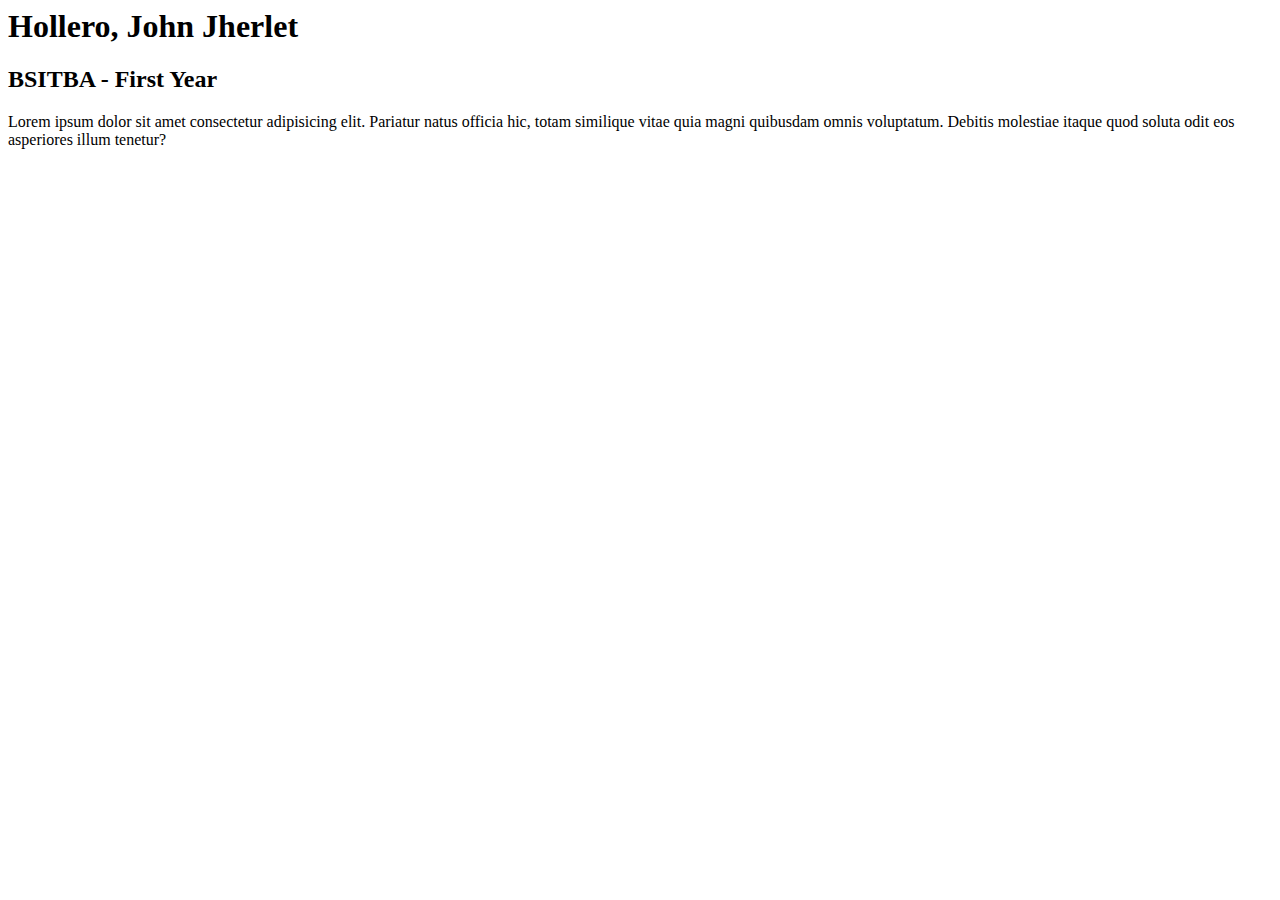
<file: index.html>
<html lang="en">
<head>
    <meta charset="UTF-8">
    <meta name="viewport" content="width=device-width, initial-scale=1.0">
    <title>IT0043 - TB02</title>
</head>
<body>
    <h1>Hollero, John Jherlet</h1>
    <h2>BSITBA - First Year</h2>
    <p>Lorem ipsum dolor sit amet consectetur adipisicing elit. Pariatur natus officia hic, totam similique vitae quia magni quibusdam omnis voluptatum. Debitis molestiae itaque quod soluta odit eos asperiores illum tenetur?</p>
</body>
</html>
</file>
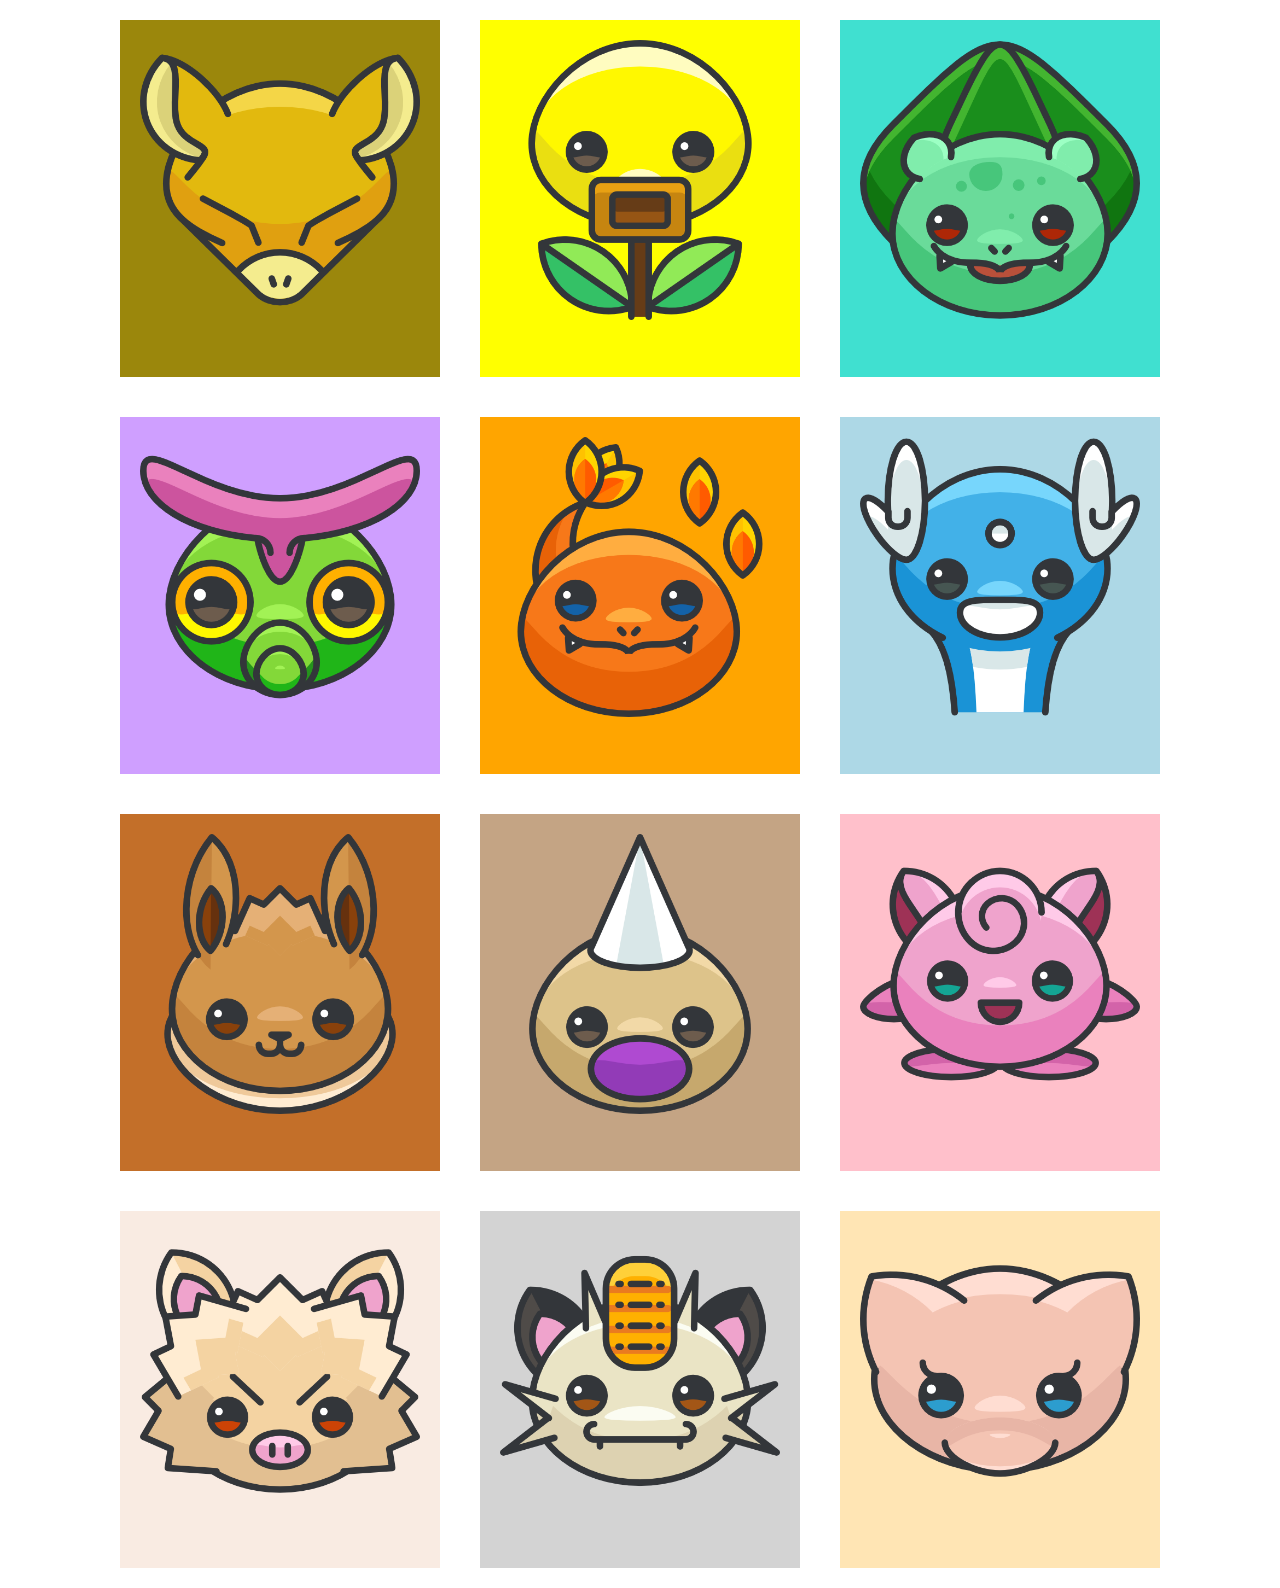
<file: hollero_mpe.html>
<html lang="en">
<head>
    <meta charset="UTF-8">
    <meta name="viewport" content="width=device-width, initial-scale=1.0">
    <title>Hollero-MPE</title>
    <link rel="stylesheet" href="hollero_mpe.css" />
</head>
<body>
    <div class="container">
        
        <div class="card-1">
         <img src="abra.png" alt="">
         <img class="pokeball" src="the-pokeball.png">
         <h1>Abra</h1>

        </div>
        <div class="card-2">
            <img src="bellsprout.png" alt="">
            <img class="pokeball" src="the-pokeball.png">
            <h1>Bellsprout</h1>
        </div>
        <div class="card-3">
            <img src="bullbasaur.png" alt="">
            <img class="pokeball" src="the-pokeball.png">
            <h1>Bullbasaur</h1>
        </div>
        <div class="card-4">
            <img src="caterpie.png" alt="">
            <img class="pokeball" src="the-pokeball.png">
            <h1>Caterpie</h1>
        </div>
        <div class="card-5">
            <img src="charmander1.png" alt="">
            <img class="pokeball" src="the-pokeball.png">
            <h1>Charmander</h1>
        </div>
        <div class="card-6">
            <img src="dratini.png" alt="">
            <img class="pokeball" src="the-pokeball.png">
            <h1>Dratini</h1>
        </div>
        <div class="card-7">
            <img src="eevee.png" alt="">
            <img class="pokeball" src="the-pokeball.png">
            <h1>Eevee</h1>
        </div>
        <div class="card-8">
            <img src="weedle.png" alt="">
            <img class="pokeball" src="the-pokeball.png">
            <h1>Weedle</h1>
        </div>
        <div class="card-9">
            <img src="jigglypuff.png" alt="">
            <img class="pokeball" src="the-pokeball.png">
            <h1>Jigglypuff</h1>
        </div>
        <div class="card-10">
            <img src="mankey.png" alt="">
            <img class="pokeball" src="the-pokeball.png">
            <h1>Mankey</h1>
        </div>
        <div class="card-11">
            <img src="meowth.png" alt="">
            <img class="pokeball" src="the-pokeball.png">
            <h1>Meowth</h1>
        </div>
        <div class="card-12">
            <img src="mew.png" alt="">
            <img class="pokeball" src="the-pokeball.png">
            <h1>Mew</h1>
        </div>
        

    </div>
</body>
</html>
</file>
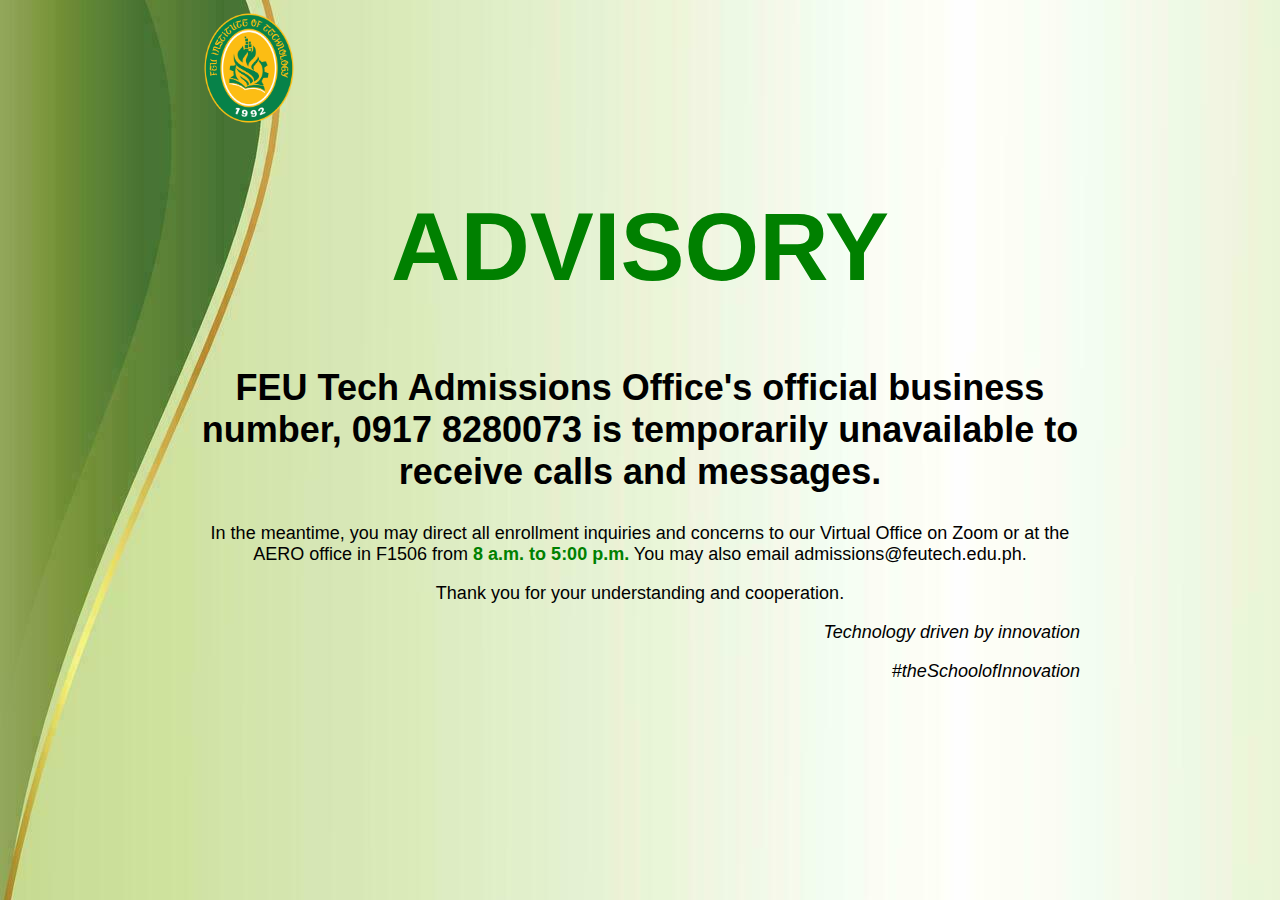
<file: hollero_tsa2.html>
<html lang="en">
<head>
    <meta charset="UTF-8">
    <meta name="viewport" content="width=device-width, initial-scale=1.0">
    <title>hollero_tsa2</title>
</head>
<body background="./background.jpg" marginwidth="200px" >
 <img src="FEU_Tech_official_seal.png"
 alt="FEU_Tech_official_seal"  
 height="120px"
 /> 

 <font face="Arial">

<center>

<font color ="green" size="7"><h1>ADVISORY</h1></font>

<font size ="5">

    <h2> FEU Tech Admissions Office's official business number, 0917 8280073 is temporarily unavailable to receive calls and messages.</h2>
</font>

<font size ="4">
<p>
    In the meantime, you may direct all enrollment inquiries and concerns to our Virtual Office on Zoom or at the AERO office in F1506 from <font color="green"> <strong>8 a.m. to 5:00 p.m.</strong> </font> You may also email admissions@feutech.edu.ph. 
</p>
<p>Thank you for your understanding and cooperation.</p>

<p align ="right"><i>Technology driven by innovation</i></p>
<p align ="right"><i>#theSchoolofInnovation</i></p>
</font>

</center>
 </font>
</body>
</html>
</file>
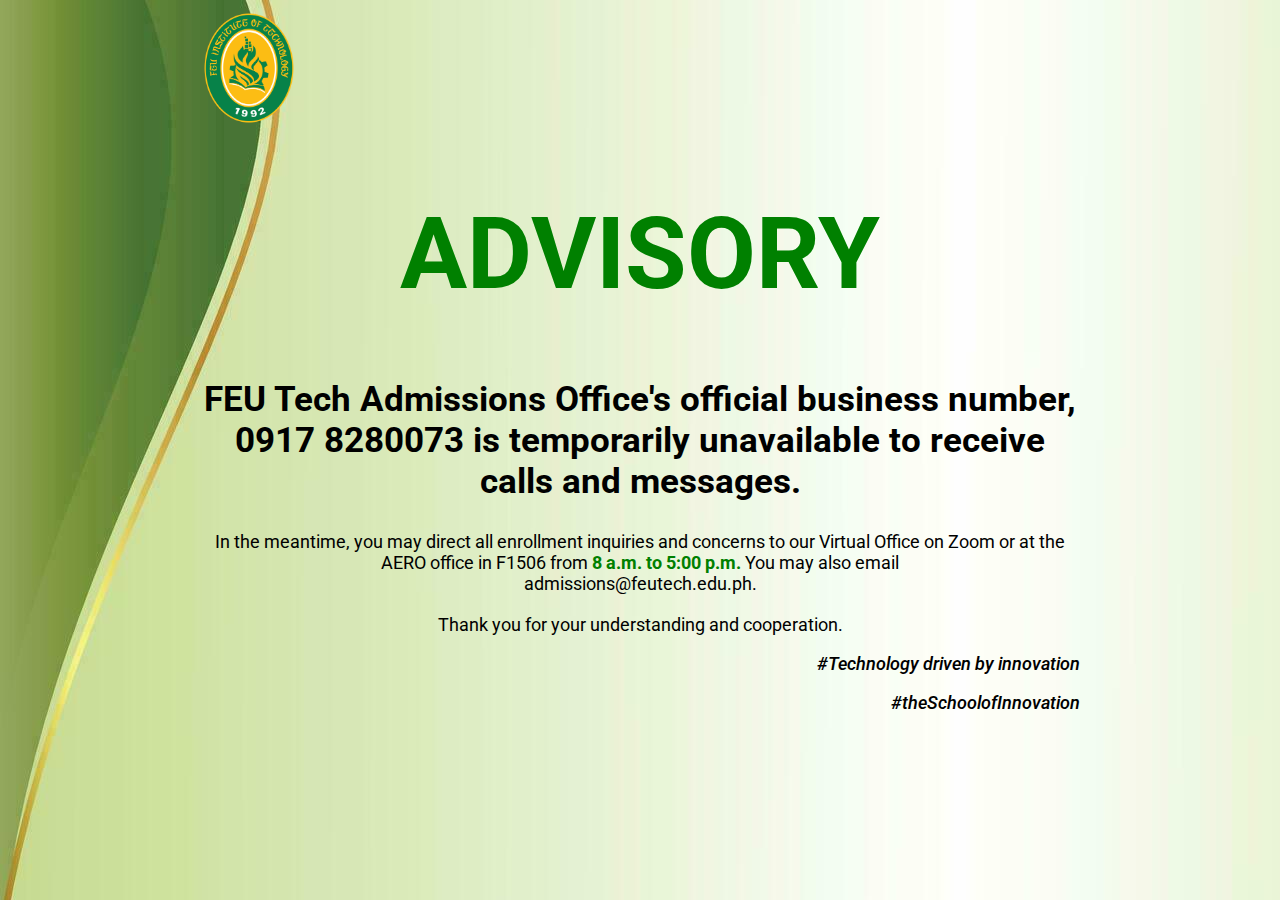
<file: hollero_tsa4.html>
<html lang="en">
<head>
    <meta charset="UTF-8">
    <meta name="viewport" content="width=device-width, initial-scale=1.0">
    <title>hollero_tsa4</title>
    <link rel="stylesheet" href="hollero_tsa4.css">
</head>
<body>
 <img class="logo" src="FEU_Tech_official_seal.png" /> 

<h1>ADVISORY</h1>

    <h2> FEU Tech Admissions Office's official business number, 0917 8280073 is temporarily unavailable to receive calls and messages.</h2>

<p class="p1">
    In the meantime, you may direct all enrollment inquiries and concerns to our Virtual Office on Zoom or at the AERO office in F1506 from <span class="time"> 
    8 a.m. to 5:00 p.m.</span> You may also email <span class="admission">admissions@feutech.edu.ph.</span> Thank you for your understanding and cooperation.
</p>

<p class="p2">#Technology driven by innovation</p>
<p class="p3">#theSchoolofInnovation</p>

</body>
</html>
</file>
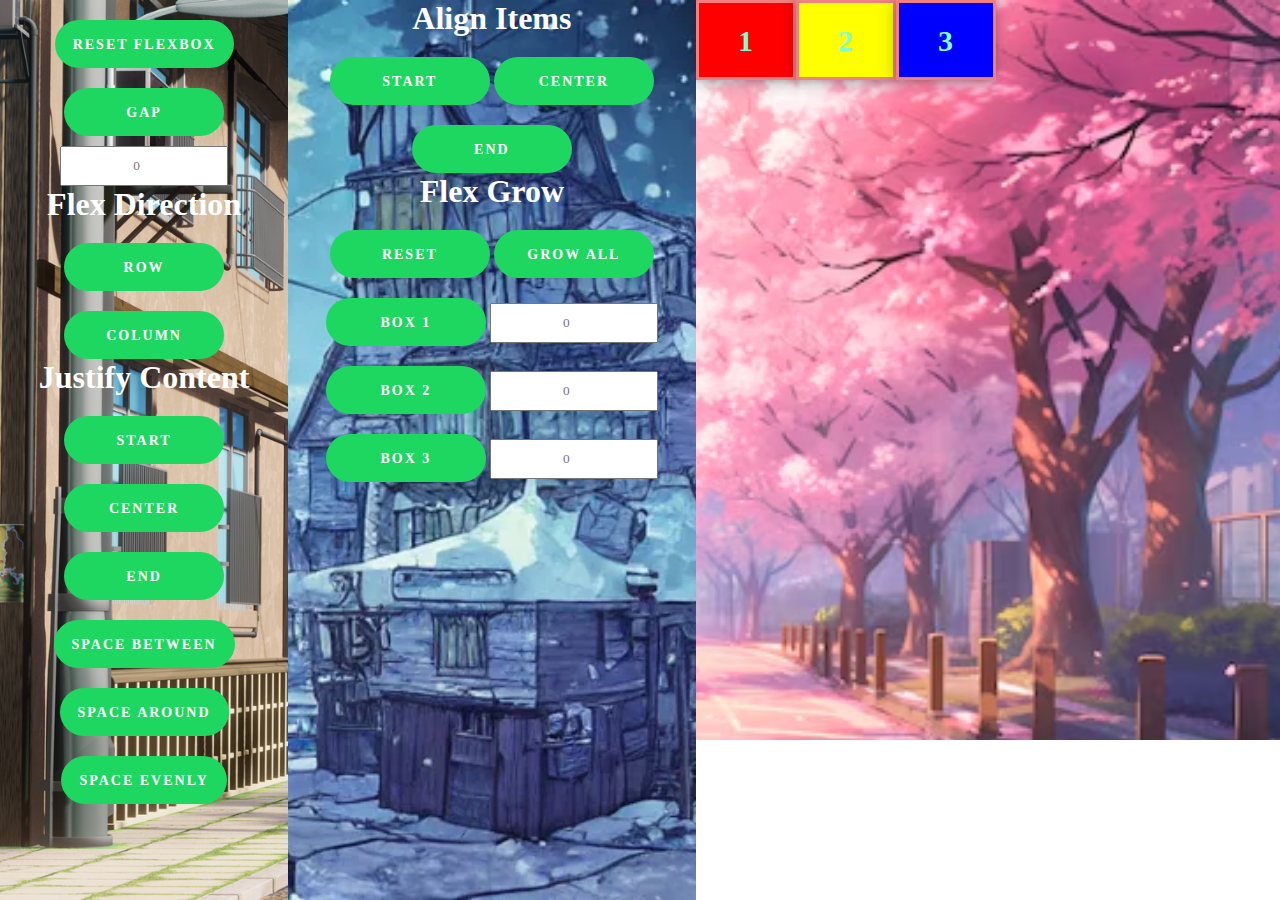
<file: hollero_tsa8.html>
<html lang="en">
<head>
    <meta charset="UTF-8">
    <meta name="viewport" content="width=device-width, initial-scale=1.0">
    <title>Flex Box Generator</title>
    <link rel="stylesheet" href="hollero_tsa8.css">
    <script src="hollero_tsa8.js"></script>
</head>
<body>
    <div class="functions">
     
    <div class="Group1">
    <button class="button" onclick="Reset()">Reset Flexbox</button><br>
    <button class="button" onclick="Gap()">Gap</button>
    <input type="number" id="numberOfGap" name="number" min="0" placeholder="0">

    <h1>Flex Direction</h1>
    <button class="button" onclick="FlexRow()">Row</button>
    <button class="button" onclick="FlexColumn()">Column</button><br>

    <h1>Justify Content</h1>
    <button class="button" onclick="Start()">Start</button>
    <button class="button" onclick="Center()">Center</button><br>
    <button class="button" onclick="End()">End</button>
    <button class="button" onclick="SpaceBetween()">Space Between</button><br>
    <button class="button" onclick="SpaceAround()">Space Around</button>
    <button class="button" onclick="SpaceEvenly()">Space Evenly</button><br>
    </div>
    <div class="Group2">
    <h1>Align Items</h1>
    <button class="button" onclick="AlignStart()">Start</button>
    <button class="button" onclick="AlignCenter()">Center</button>
    <button class="button" onclick="AlignEnd()">End</button>

    <h1>Flex Grow</h1>
    <button class="button" onclick="ResetFlexGrow()">Reset</button>
    <button class="button" onclick="FlexGrowAll()">Grow All</button><br>
    
    <button class="button" onclick="Box1()">Box 1</button>
    <input type="number" id="number1" name="number" min="0" placeholder="0"><br>
    <button class="button" onclick="Box2()">Box 2</button>
    <input type="number" id="number2" name="number" min="0" placeholder="0"><br>
    <button class="button" onclick="Box3()">Box 3</button>
    <input type="number" id="number3" name="number" min="0" placeholder="0">
</div>
<div class="simulation" id="simulation">
<div class="box-1" id="boxone">1</div>
<div class="box-2" id="boxtwo">2</div>
<div class="box-3" id="boxthree">3</div>
</div>


    
</body>
</html>
</file>
<file: hollero_mpe.css>
*{
    margin: 0;
    padding: 0;
    box-sizing: 0;
}
body{
    background-image: url("https://images-wixmp-ed30a86b8c4ca887773594c2.wixmp.com/f/f67167c8-ba7d-4c43-af04-e7d8be418ed2/d1paygs-5ae9ae2d-9f25-4d87-b17a-433c1772886a.jpg?token=eyJ0eXAiOiJKV1QiLCJhbGciOiJIUzI1NiJ9.[base64].pW5eRJzCb8YhSTXpLekdV-1Gb-FFbLhfS9Lnxr5gZEI");
    background-repeat: no-repeat;
    background-size: cover;
    background-position: center;
    background-attachment: fixed;
}
h1{
    visibility: hidden;
}
.container{
    display: flex;
    flex-wrap: wrap;
    justify-content: center;
    
}
img{
    height: 280px;
    width: 280px;
}
.pokeball{
    display: none;
}

.card-1{
 background-color: #9B870C;
 margin: 20px;
 padding: 20px;
}
.card-2{
    background-color: yellow;
    margin: 20px;
    padding: 20px;
}
.card-3{
    background-color: #40E0D0;
    margin: 20px;
    padding: 20px;
}
.card-4{
    background-color: #CF9FFF;
    margin: 20px;
    padding: 20px;
}
.card-5{
    background-color: #FFA500;
    margin: 20px;
    padding: 20px;
}
.card-6{
    background-color: #ADD8E6;
    margin: 20px;
    padding: 20px;
}
.card-7{
    background-color: #C36F29;
    margin: 20px;
    padding: 20px;
}
.card-8{
    background-color: #C4A484;
    margin: 20px;
    padding: 20px;
}
.card-9{
    background-color: #Ffc0cb;
    margin: 20px;
    padding: 20px;
}
.card-10{
    background-color: #F9EBE2;
    margin: 20px;
    padding: 20px;
}
.card-11{
    background-color: #d3d3d3;
    margin: 20px;
    padding: 20px;
}
.card-12{
    background-color: #FFE5B4;
    margin: 20px;
    padding: 20px;
}
@media only screen and (max-width:1100px ){
    
    h1{
        margin-top: 30px;
        display: flex;
        justify-content: center;
        visibility: visible;
        color: white;
        text-shadow: 2px 2px black;
        
    }
    img{
    height: 100px;
    width: 100px;
    display: flex;
}
.pokeball{
    display: flex;
    justify-content:end;
    order: 3;
    
}
    
    .card-1{
        display: flex;
        background-color: #9B870C;
        margin: 20px;
        padding: 20px;
        height: 100px;
        width: 100%;
        justify-content: space-between;
       }
       .card-1:hover{
        display: flex;
        background-image: url(./background_mpe.png);
        background-position: center;
        background-size: cover;
        margin: 20px;
        padding: 20px;
        height: 100px;
        width: 100%;
        justify-content: space-between;
       }
       .card-2{
           display: flex;
           background-color: yellow;
           margin: 20px;
           padding: 20px;
           height: 100px;
           width: 100%;
           justify-content: space-between;
       }
       .card-2:hover{
        display: flex;
        background-image: url(./background_mpe.png);
        background-position: center;
        background-size: cover;
        margin: 20px;
        padding: 20px;
        height: 100px;
        width: 100%;
        justify-content: space-between;
       }
       .card-3{
           display: flex;
           background-color: #40E0D0;
           margin: 20px;
           padding: 20px;
           height: 100px;
           width: 100%;
           justify-content: space-between;
       }
       .card-3:hover{
        display: flex;
        background-image: url(./background_mpe.png);
        background-position: center;
        background-size: cover;
        margin: 20px;
        padding: 20px;
        height: 100px;
        width: 100%;
        justify-content: space-between;
       }
       .card-4{
           display: flex;
           background-color: #CF9FFF;
           margin: 20px;
           padding: 20px;
           width: 100%;
           justify-content: space-between;
       }
       .card-4:hover{
        display: flex;
        background-image: url(./background_mpe.png);
        background-position: center;
        background-size: cover;
        margin: 20px;
        padding: 20px;
        height: 100px;
        width: 100%;
        justify-content: space-between;
       }
       .card-5{
           display: flex;
           background-color: #FFA500;
           margin: 20px;
           padding: 20px;
           width: 100%;
           justify-content: space-between;
       }
       .card-5:hover{
        display: flex;
        background-image: url(./background_mpe.png);
        background-position: center;
        background-size: cover;
        margin: 20px;
        padding: 20px;
        height: 100px;
        width: 100%;
        justify-content: space-between;
       }
       .card-6{
           display: flex;
           background-color: #ADD8E6;
           margin: 20px;
           padding: 20px;
           width: 100%;
           justify-content: space-between;
       }
       .card-6:hover{
        display: flex;
        background-image: url(./background_mpe.png);
        background-position: center;
        background-size: cover;
        margin: 20px;
        padding: 20px;
        height: 100px;
        width: 100%;
        justify-content: space-between;
       }
       
       .card-7{
           display: flex;
           background-color: #C36F29;
           margin: 20px;
           padding: 20px;
           width: 100%;
           justify-content: space-between;
       }
       .card-7:hover{
        display: flex;
        background-image: url(./background_mpe.png);
        background-position: center;
        background-size: cover;
        margin: 20px;
        padding: 20px;
        height: 100px;
        width: 100%;
        justify-content: space-between;
       }
       .card-8{
           display: flex;
           background-color: #C4A484;
           margin: 20px;
           padding: 20px;
           width: 100%;
           justify-content: space-between;
       }
       .card-8:hover{
        display: flex;
        background-image: url(./background_mpe.png);
        background-position: center;
        background-size: cover;
        margin: 20px;
        padding: 20px;
        height: 100px;
        width: 100%;
        justify-content: space-between;
       }
       .card-9{
           display: flex;
           background-color: #Ffc0cb;
           margin: 20px;
           padding: 20px;
           width: 100%;
           justify-content: space-between;
       }
       .card-9:hover{
        display: flex;
        background-image: url(./background_mpe.png);
        background-position: center;
        background-size: cover;
        margin: 20px;
        padding: 20px;
        height: 100px;
        width: 100%;
        justify-content: space-between;
       }
       .card-10{
           display: flex;
           background-color: #F9EBE2;
           margin: 20px;
           padding: 20px;
           width: 100%;
           justify-content: space-between;
       }
       .card-10:hover{
        display: flex;
        background-image: url(./background_mpe.png);
        background-position: center;
        background-size: cover;
        margin: 20px;
        padding: 20px;
        height: 100px;
        width: 100%;
        justify-content: space-between;
       }
       .card-11{
           display: flex;
           background-color: #d3d3d3;
           margin: 20px;
           padding: 20px;
           width: 100%;
           justify-content: space-between;
       }
       .card-11:hover{
        display: flex;
        background-image: url(./background_mpe.png);
        background-position: center;
        background-size: cover;
        margin: 20px;
        padding: 20px;
        height: 100px;
        width: 100%;
        justify-content: space-between;
       }
       .card-12{
           display: flex;
           background-color: #FFE5B4;
           margin: 20px;
           padding: 20px;
           width: 100%;
           justify-content: space-between;
       }
       .card-12:hover{
        display: flex;
        background-image: url(./background_mpe.png);
        background-position: center;
        background-size: cover;
        margin: 20px;
        padding: 20px;
        height: 100px;
        width: 100%;
        justify-content: space-between;
       }
}
@media only screen and (max-width:500px ){
    .container{
        display: flex;
        justify-content: center;
    }
    
    h1{
        visibility: visible;
        font-family: Arial, Helvetica, sans-serif;
        color: white;
        margin-top: 50px;
        text-shadow: 2px 2px black;
    }
    img{
    height: 300px;
    width: 300px;
    text-align: center;
}
.pokeball{
    display: none;
}

    
    .card-1{
        background-color: #9B870C;
        margin: 15px;
        padding: 20px;
        width: 300px;
        height: 400px;
        flex-wrap: wrap;
        justify-content: center;

       }
       .card-1:hover{
 
        background-image: url(./background_mpe.png);
        background-position: center;
        background-size: cover;
        margin: 15px;
        padding: 20px;
        width: 300px;
        height: 400px;
        flex-wrap: wrap;
        justify-content: center;

       }
       .card-2{
           background-color: yellow;
           margin: 15px;
           padding: 20px;
           width: 300px;
        height: 400px;
        flex-wrap: wrap;
        justify-content: center;

           
       }
       .card-2:hover{
 
        background-image: url(./background_mpe.png);
        background-position: center;
        background-size: cover;
        margin: 15px;
        padding: 20px;
        width: 300px;
        height: 400px;
        flex-wrap: wrap;
        justify-content: center;

       }
       .card-3{
           background-color: #40E0D0;
           margin: 15px;
           padding: 20px;
           width: 300px;
        height: 400px;
        flex-wrap: wrap;
        justify-content: center;

           
       }
       .card-3:hover{
 
        background-image: url(./background_mpe.png);
        background-position: center;
        background-size: cover;
        margin: 15px;
        padding: 20px;
        width: 300px;
        height: 400px;
        flex-wrap: wrap;
        justify-content: center;
       }
       .card-4{
           background-color: #CF9FFF;
           margin: 20px;
           padding: 20px;
           width: 300px;
        height: 400px;
        text-align: center;
        flex-wrap: wrap;
        justify-content: center;

       }
       .card-4:hover{
 
        background-image: url(./background_mpe.png);
        background-position: center;
        background-size: cover;
        margin: 15px;
        padding: 20px;
        width: 300px;
        height: 400px;
        flex-wrap: wrap;
        justify-content: center;
       }
       .card-5{
           background-color: #FFA500;
           margin: 20px;
           padding: 20px;
           width: 300px;
        height: 400px;
        text-align: center;
        flex-wrap: wrap;
        justify-content: center;

         
       }
       .card-5:hover{
 
        background-image: url(./background_mpe.png);
        background-position: center;
        background-size: cover;
        margin: 15px;
        padding: 20px;
        width: 300px;
        height: 400px;
        flex-wrap: wrap;
        justify-content: center;
       }
       .card-6{
           background-color: #ADD8E6;
           margin: 20px;
           padding: 20px;
           width: 300px;
        height: 400px;
        text-align: center;
        flex-wrap: wrap;
        justify-content: center;

         
       }
       .card-6:hover{
 
        background-image: url(./background_mpe.png);
        background-position: center;
        background-size: cover;
        margin: 15px;
        padding: 20px;
        width: 300px;
        height: 400px;
        flex-wrap: wrap;
        justify-content: center;
       }
       .card-7{
           background-color: #C36F29;
           margin: 20px;
           padding: 20px;
           width: 300px;
        height: 400px;
        text-align: center;
        flex-wrap: wrap;
        justify-content: center;

           
       }
       .card-7:hover{
 
        background-image: url(./background_mpe.png);
        background-position: center;
        background-size: cover;
        margin: 15px;
        padding: 20px;
        width: 300px;
        height: 400px;
        flex-wrap: wrap;
        justify-content: center;
       }
       .card-8{
           background-color: #C4A484;
           margin: 20px;
           padding: 20px;
           width: 300px;
        height: 400px;
        text-align: center;
        flex-wrap: wrap;
        justify-content: center;

           
       }
       .card-8:hover{
 
        background-image: url(./background_mpe.png);
        background-position: center;
        background-size: cover;
        margin: 15px;
        padding: 20px;
        width: 300px;
        height: 400px;
        flex-wrap: wrap;
        justify-content: center;
       }
       .card-9{
           background-color: #Ffc0cb;
           margin: 20px;
           padding: 20px;
           width: 300px;
        height: 400px;
        text-align: center;
        flex-wrap: wrap;
        justify-content: center;

          
       }
       .card-9:hover{
 
        background-image: url(./background_mpe.png);
        background-position: center;
        background-size: cover;
        margin: 15px;
        padding: 20px;
        width: 300px;
        height: 400px;
        flex-wrap: wrap;
        justify-content: center;
       }
       .card-10{
           background-color: #F9EBE2;
           margin: 20px;
           padding: 20px;
           width: 300px;
        height: 400px;
        text-align: center;
        flex-wrap: wrap;
        justify-content: center;

           
       }
       .card-10:hover{
 
        background-image: url(./background_mpe.png);
        background-position: center;
        background-size: cover;
        margin: 15px;
        padding: 20px;
        width: 300px;
        height: 400px;
        flex-wrap: wrap;
        justify-content: center;
       }
       .card-11{
           background-color: #d3d3d3;
           margin: 20px;
           padding: 20px;
           width: 300px;
        height: 400px;
        text-align: center;
        flex-wrap: wrap;
        justify-content: center;

       }
       .card-11:hover{
 
        background-image: url(./background_mpe.png);
        background-position: center;
        background-size: cover;
        margin: 15px;
        padding: 20px;
        width: 300px;
        height: 400px;
        flex-wrap: wrap;
        justify-content: center;
       }
       .card-12{
           background-color: #FFE5B4;
           margin: 20px;
           padding: 20px;
           width: 300px;
        height: 400px;
        text-align: center;
        flex-wrap: wrap;
        justify-content: center;

       }
       .card-12:hover{
 
        background-image: url(./background_mpe.png);
        background-position: center;
        background-size: cover;
        margin: 15px;
        padding: 20px;
        width: 300px;
        height: 400px;
        flex-wrap: wrap;
        justify-content: center;
       }
}
</file>
<file: hollero_tsa4.css>
@import url('https://fonts.googleapis.com/css2?family=Roboto:ital,wght@0,100;0,300;0,400;0,500;0,700;0,900;1,100;1,300;1,400;1,500;1,700;1,900&display=swap');
body{
    background-image: url("./background.jpg");
    font-family: "Roboto",sans-serif;
    margin-right: 200px;
    margin-left: 200px;
}
.logo{
    height: 120px;
    position:300ch;
}
h1{
color: green;
text-align: center;
font-size: 100px;
}
h2{
    font-size: 35px;
    text-align: center
}
.admission{
    display: block;
    margin-bottom: 20px;
}

.time {
    color: green;
    font-weight: bold;
}

img{
    height: 120px;
}
.p1{
font-size: 18px;
text-align: center;

}
.p2{
    font-size: 18px;
    font-style: italic;
    text-align: right;
    font-weight: 530;
}
.p3{
    font-size: 18px;
    font-style: italic;
    text-align: right;
    font-weight: 530;
}
</file>
<file: hollero_tsa8.css>
*{ 
    margin:0;
    padding:0;
    box-sizing: border-box;
    font-family: Cambria, Cochin, Georgia, Times, 'Times New Roman', serif;
}
body{
    display: flex;
    gap: 100px;
}
.button{
    margin-top: 20px;
    display: inline-block;
    outline: none;
    cursor: pointer;
    font-size: 14px;
    line-height: 1;
    border-radius: 500px;
    transition-property: background-color,border-color,color,box-shadow,filter;
    transition-duration: .3s;
    border: 1px solid transparent;
    letter-spacing: 2px;
    min-width: 160px;
    text-transform: uppercase;
    white-space: normal;
    font-weight: 700;
    text-align: center;
    padding: 17px ;
    color: #fff;
    background-color: #1ED760;
    height: 48px;
   
}

.button:hover{
    transform: scale(1.04);
    background-color: #21e065;

}
#numberOfGap{
  margin-top: 10px;
  padding-top: 10px;
padding-bottom: 10px;
}
#number1{
padding-top: 10px;
padding-bottom: 10px;
}
#number2{
  padding-top: 10px;
padding-bottom: 10px;
}
#number3{
  padding-top: 10px;
padding-bottom: 10px;
}
.functions{
  display: flex;
  justify-content: center;
}
.Group1{
 color: #fff;
  text-align: center;
  background-image: url("Whiteboard-1.png");
  background-repeat: no-repeat;
  background-size: cover;
  background-position: center;
  background-attachment: fixed;

}
.Group2{
  color: #fff;
  text-align: center;
  background-image: url("Whiteboard-2.png");
  background-repeat: no-repeat;
  background-size: cover;
  background-position: center;
  background-attachment: fixed;

}
.simulation{
    color: aquamarine;
    display: flex;
    height: 740px;
    width: 700px;
    font-weight: 900;
    background-image: url("Whiteboard-3.png");
    background-repeat: no-repeat;
    background-size: cover;
    background-position: center;
    background-attachment: fixed; 

}
.box-1{
  
  background-color: red;
  height: 80px;
  width: 100px;
  text-align: center;
  line-height: 75px;
  font-size: 30px;
  border-style: solid;
  border-color: lightcoral;
  box-shadow: rgba(14, 30, 37, 0.12) 0px 2px 4px 0px, rgba(14, 30, 37, 0.32) 0px 2px 16px 0px;
}
.box-2{
    background-color: yellow;
    height: 80px;
    width: 100px;
    text-align: center;
    line-height: 75px;
    font-size: 30px;
    border-style: solid;
    border-color: lightcoral;
    box-shadow: rgba(14, 30, 37, 0.12) 0px 2px 4px 0px, rgba(14, 30, 37, 0.32) 0px 2px 16px 0px;
  }
  .box-3{
    background-color: blue;
    height: 80px;
    width: 100px;
    text-align: center;
    line-height: 75px;
    font-size: 30px;
    border-style: solid;
    border-color: lightcoral;
    box-shadow: rgba(14, 30, 37, 0.12) 0px 2px 4px 0px, rgba(14, 30, 37, 0.32) 0px 2px 16px 0px;
  }
  input[type="number"]{
    text-align: center;
  }
</file>
